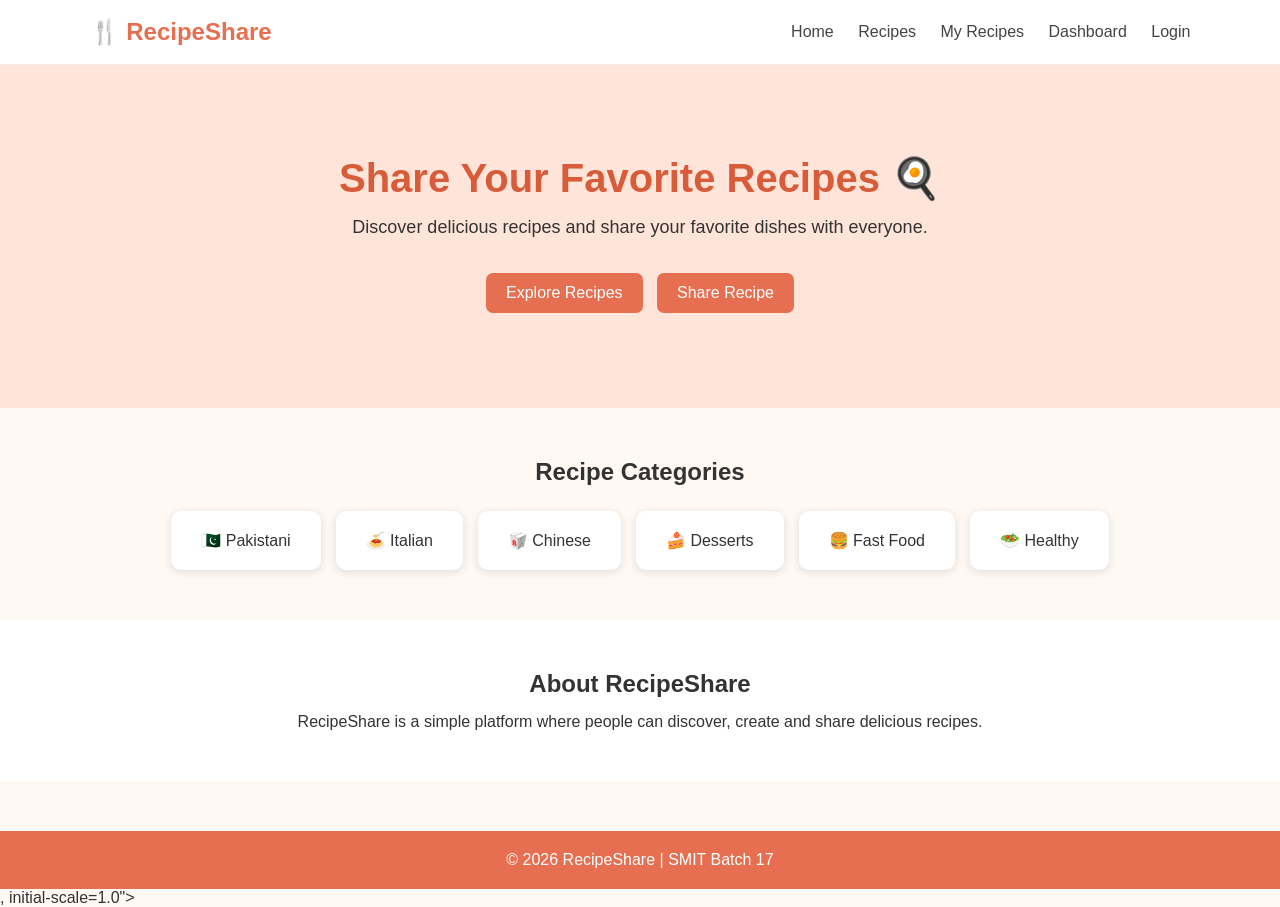
<file: index.html>
<!DOCTYPE html>
<html lang="en">
<head>
    <meta charset="UTF-8">
    <meta name="viewport" content="width=<!DOCTYPE html>
    <html>
    </head>
        <title>"RecipeShare"</title>
        <link rel="stylesheet" href="style.css">
    </head>
    
    <body>
    
    <nav>
        <h2>🍴 RecipeShare</h2>
    
        <div>
            <a href="index.html">Home</a>
            <a href="recipes.html">Recipes</a>
            <a href="my-recipes.html">My Recipes</a>
            <a href="dashboard.html">Dashboard</a>
            <a href="login.html">Login</a>
        </div>
    </nav>
    
    <section class="hero">
        <h1>Share Your Favorite Recipes 🍳</h1>
    
        <p>
            Discover delicious recipes and share your favorite
            dishes with everyone.
        </p>
    
        <a href="recipes.html" class="btn">Explore Recipes</a>
        <a href="create-recipe.html" class="btn">Share Recipe</a>
    </section>
    
    <section class="categories">
    
        <h2>Recipe Categories</h2>
    
        <div class="category-box">
            <div>🇵🇰 Pakistani</div>
            <div>🍝 Italian</div>
            <div>🥡 Chinese</div>
            <div>🍰 Desserts</div>
            <div>🍔 Fast Food</div>
            <div>🥗 Healthy</div>
        </div>
    
    </section>
    
    <section class="about">
        <h2>About RecipeShare</h2>
    
        <p>
            RecipeShare is a simple platform where people can
            discover, create and share delicious recipes.
        </p>
    </section>
    
    <footer>
        <p>© 2026 RecipeShare | SMIT Batch 17</p>
    </footer>
    
    </body>
    </html>, initial-scale=1.0">
    <title>Document</title>
</head>
<body>
    
</body>
</html>
</file>
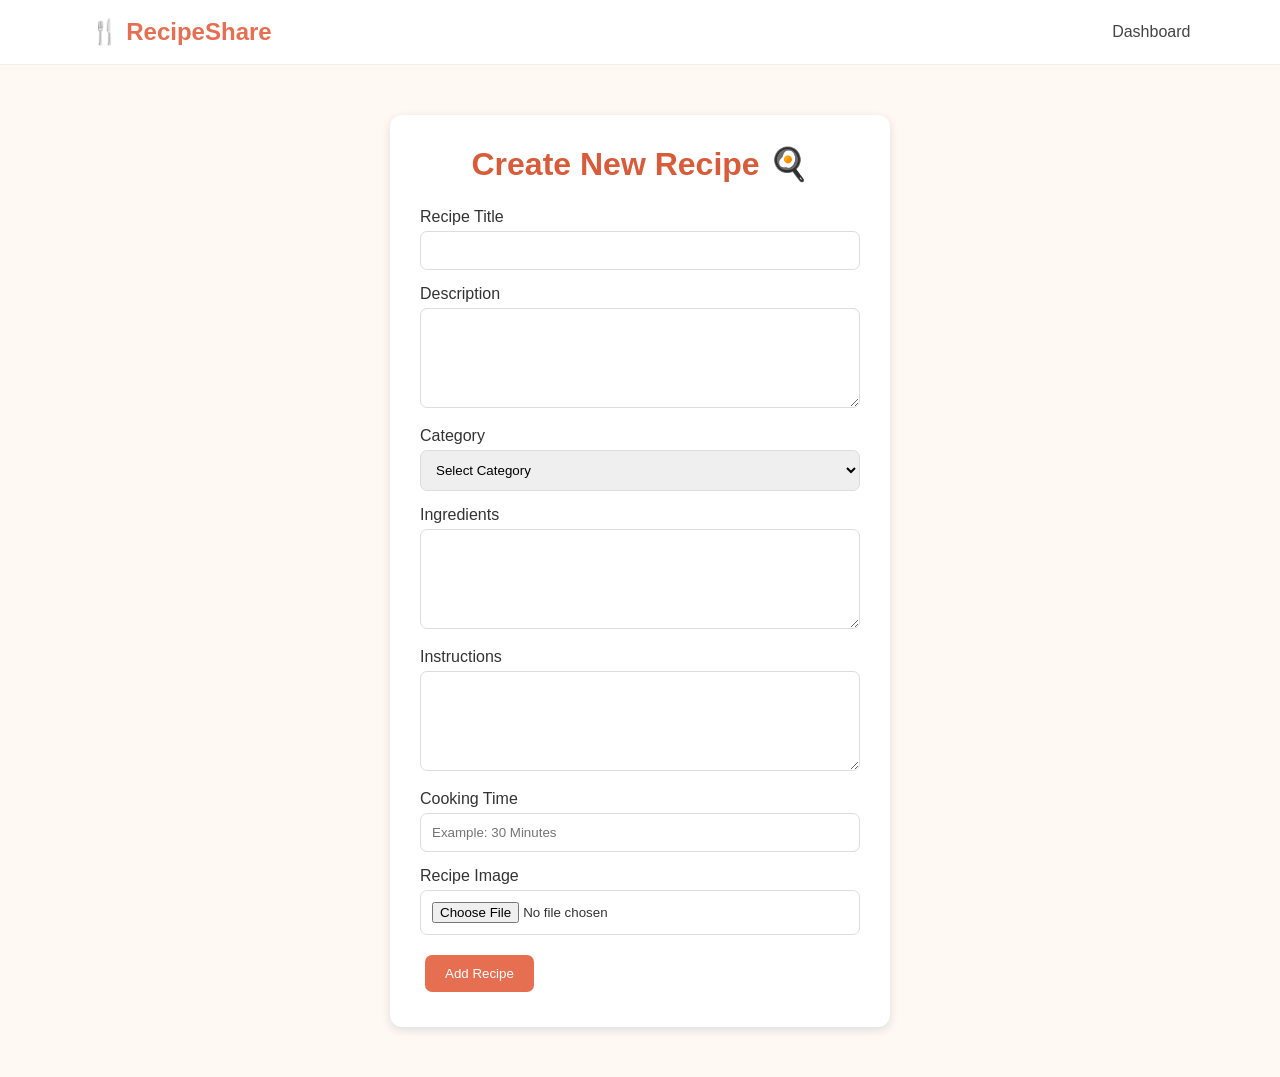
<file: creat-reacipe.html>
<!DOCTYPE html>
<html>
<head>
    <title>Create Recipe - RecipeShare</title>
    <link rel="stylesheet" href="style.css">
</head>

<body>

<nav>
    <h2>🍴 RecipeShare</h2>

    <a href="dashboard.html">Dashboard</a>
</nav>

<div class="form-container">

    <h1>Create New Recipe 🍳</h1>

    <form onsubmit="addRecipe(event)">

        <label>Recipe Title</label>
        <input type="text" id="recipeTitle" required>

        <label>Description</label>
        <textarea id="description" required></textarea>

        <label>Category</label>

        <select id="recipeCategory" required>

            <option value="">Select Category</option>
            <option>Pakistani</option>
            <option>Italian</option>
            <option>Chinese</option>
            <option>Desserts</option>
            <option>Fast Food</option>
            <option>Healthy</option>

        </select>

        <label>Ingredients</label>
        <textarea id="ingredients" required></textarea>

        <label>Instructions</label>
        <textarea id="instructions" required></textarea>

        <label>Cooking Time</label>
        <input type="text" id="cookingTime" placeholder="Example: 30 Minutes">

        <label>Recipe Image</label>
        <input type="file">

        <button type="submit">Add Recipe</button>

    </form>

</div>

<script src="script.js"></script>

</body>
</html>
</file>
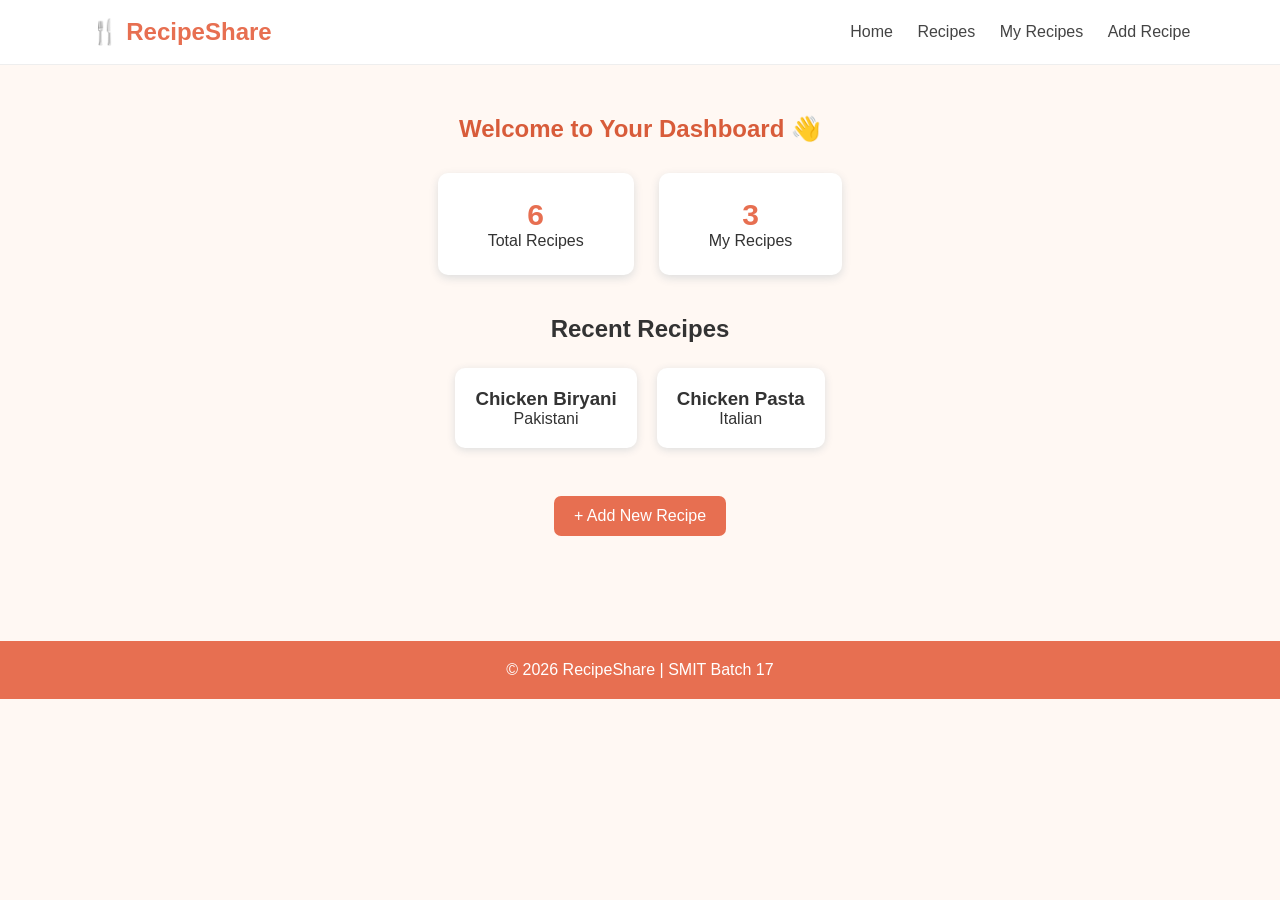
<file: dashboard.html>
<!DOCTYPE html>
<html>
<head>
    <title>Dashboard - RecipeShare</title>
    <link rel="stylesheet" href="style.css">
</head>

<body>

<nav>
    <h2>🍴 RecipeShare</h2>

    <div>
        <a href="index.html">Home</a>
        <a href="recipes.html">Recipes</a>
        <a href="my-recipes.html">My Recipes</a>
        <a href="create-recipe.html">Add Recipe</a>
    </div>
</nav>

<section class="dashboard">

    <h1>Welcome to Your Dashboard 👋</h1>

    <div class="stats">

        <div>
            <h2>6</h2>
            <p>Total Recipes</p>
        </div>

        <div>
            <h2>3</h2>
            <p>My Recipes</p>
        </div>

    </div>

    <h2>Recent Recipes</h2>

    <div class="recent">

        <div>
            <h3>Chicken Biryani</h3>
            <p>Pakistani</p>
        </div>

        <div>
            <h3>Chicken Pasta</h3>
            <p>Italian</p>
        </div>

    </div>

    <br>

    <a href="create-recipe.html" class="btn">
        + Add New Recipe
    </a>

</section>

<footer>
    <p>© 2026 RecipeShare | SMIT Batch 17</p>
</footer>

</body>
</html>
</file>
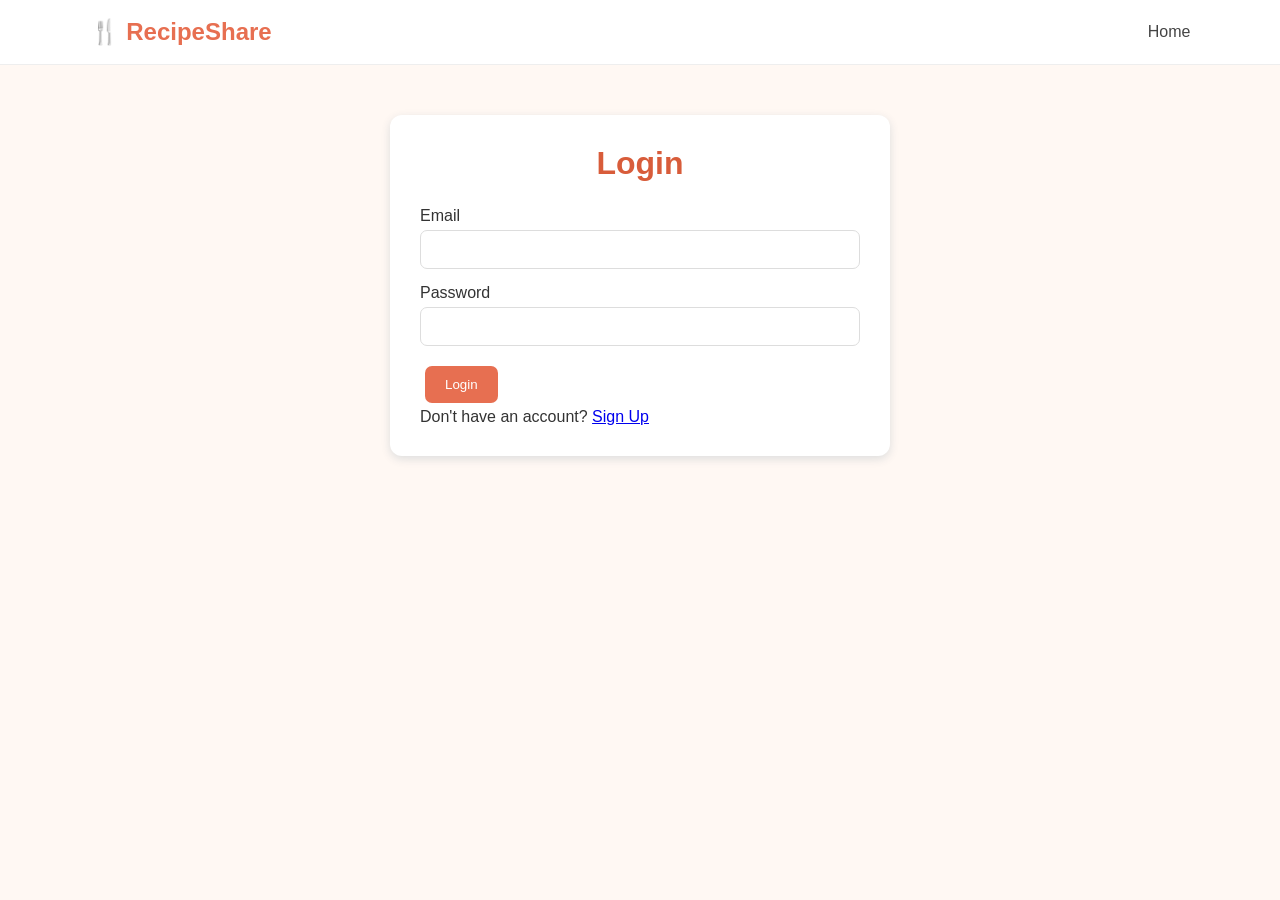
<file: login.html>
<!DOCTYPE html>
<html>
<head>
    <title>Login - RecipeShare</title>
    <link rel="stylesheet" href="style.css">
</head>

<body>

<nav>
    <h2>🍴 RecipeShare</h2>

    <a href="index.html">Home</a>
</nav>

<div class="form-container">

    <h1>Login</h1>

    <form onsubmit="loginUser(event)">

        <label>Email</label>
        <input type="email" id="loginEmail" required>

        <label>Password</label>
        <input type="password" id="loginPassword" required>

        <button type="submit">Login</button>

    </form>

    <p>
        Don't have an account?
        <a href="signup.html">Sign Up</a>
    </p>

</div>

<script src="script.js"></script>

</body>
</html>
</file>
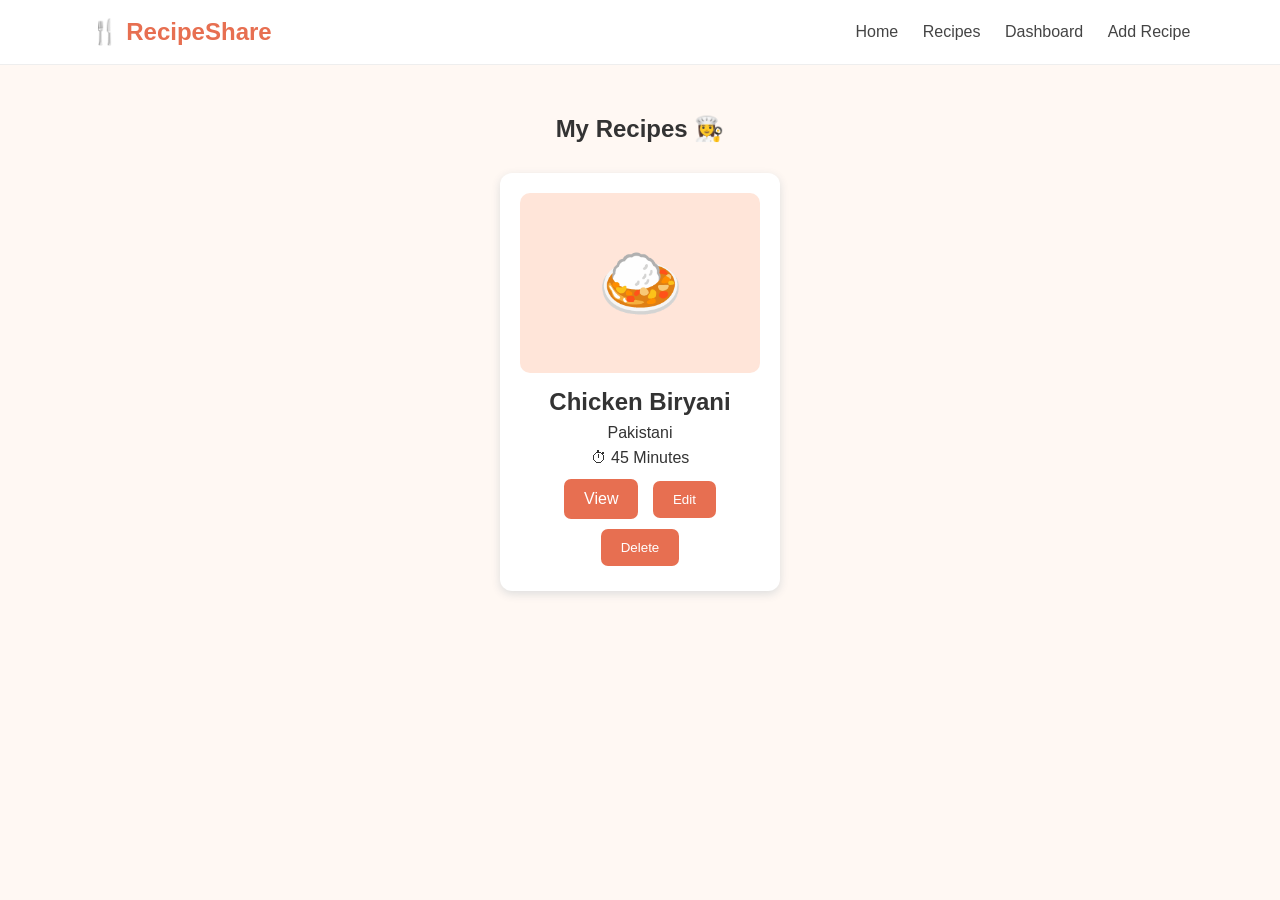
<file: my reacipe.html>
<!DOCTYPE html>
<html>
<head>
    <title>My Recipes - RecipeShare</title>
    <link rel="stylesheet" href="style.css">
</head>

<body>

<nav>
    <h2>🍴 RecipeShare</h2>

    <div>
        <a href="index.html">Home</a>
        <a href="recipes.html">Recipes</a>
        <a href="dashboard.html">Dashboard</a>
        <a href="create-recipe.html">Add Recipe</a>
    </div>
</nav>

<section class="page">

    <h1>My Recipes 👩‍🍳</h1>

    <div class="recipe-container">

        <div class="recipe-card">

            <div class="recipe-image">🍛</div>

            <h2>Chicken Biryani</h2>

            <p>Pakistani</p>

            <p>⏱ 45 Minutes</p>

            <a href="recipe-details.html" class="btn">
                View
            </a>

            <button onclick="editRecipe()">
                Edit
            </button>

            <button onclick="deleteRecipe()">
                Delete
            </button>

        </div>

    </div>

</section>

<script src="script.js"></script>

</body>
</html>
</file>
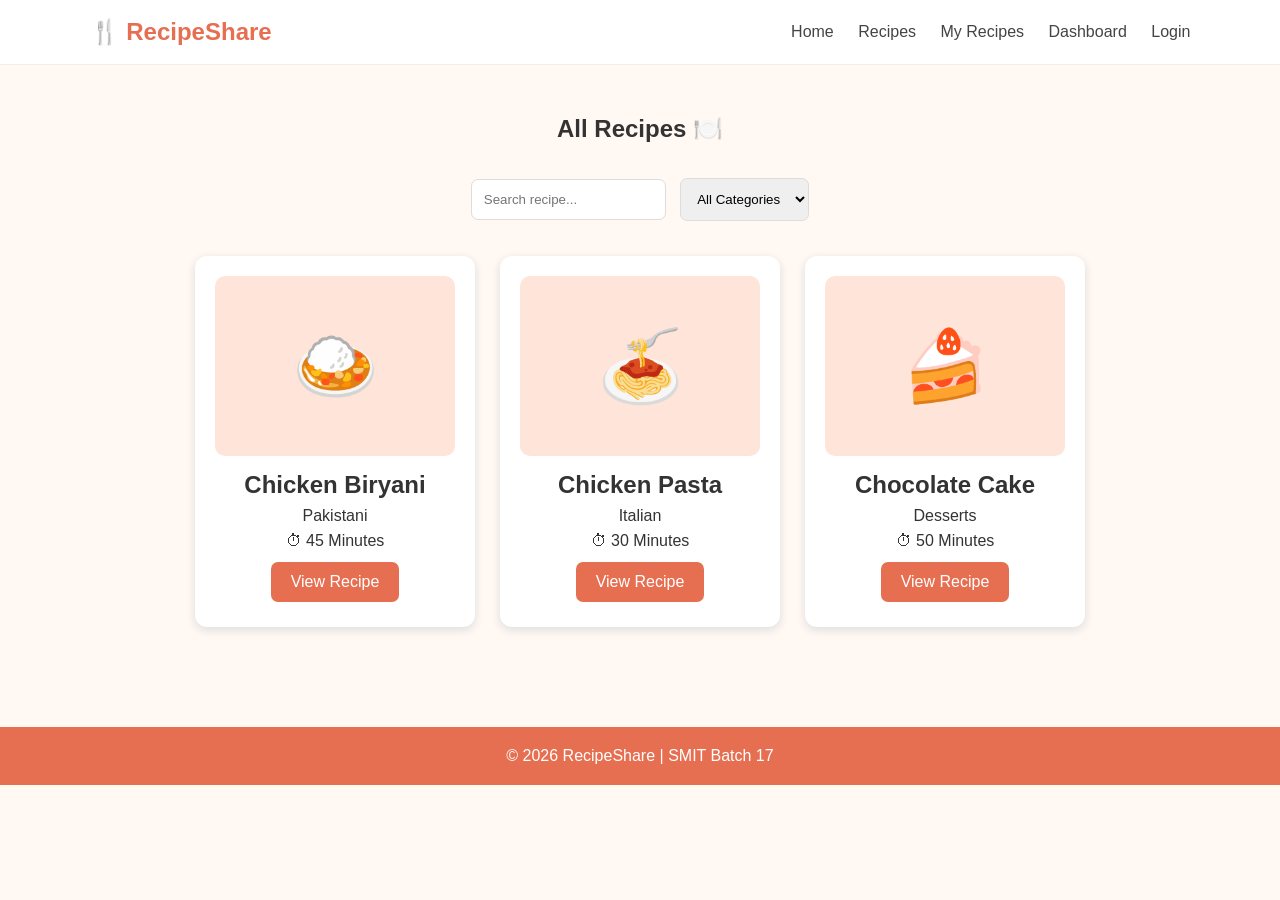
<file: reacipe.html>
<!DOCTYPE html>
<html>
<head>
    <title>All Recipes - RecipeShare</title>
    <link rel="stylesheet" href="style.css">
</head>

<body>

<nav>
    <h2>🍴 RecipeShare</h2>

    <div>
        <a href="index.html">Home</a>
        <a href="recipes.html">Recipes</a>
        <a href="my-recipes.html">My Recipes</a>
        <a href="dashboard.html">Dashboard</a>
        <a href="login.html">Login</a>
    </div>
</nav>

<section class="page">

    <h1>All Recipes 🍽️</h1>

    <input
        type="text"
        id="search"
        placeholder="Search recipe..."
        onkeyup="searchRecipes()"
    >

    <select id="category" onchange="filterRecipes()">
        <option value="all">All Categories</option>
        <option value="Pakistani">Pakistani</option>
        <option value="Italian">Italian</option>
        <option value="Chinese">Chinese</option>
        <option value="Desserts">Desserts</option>
        <option value="Fast Food">Fast Food</option>
        <option value="Healthy">Healthy</option>
    </select>

    <div class="recipe-container">

        <div class="recipe-card">
            <div class="recipe-image">🍛</div>
            <h2>Chicken Biryani</h2>
            <p>Pakistani</p>
            <p>⏱ 45 Minutes</p>
            <a href="recipe-details.html" class="btn">View Recipe</a>
        </div>

        <div class="recipe-card">
            <div class="recipe-image">🍝</div>
            <h2>Chicken Pasta</h2>
            <p>Italian</p>
            <p>⏱ 30 Minutes</p>
            <a href="recipe-details.html" class="btn">View Recipe</a>
        </div>

        <div class="recipe-card">
            <div class="recipe-image">🍰</div>
            <h2>Chocolate Cake</h2>
            <p>Desserts</p>
            <p>⏱ 50 Minutes</p>
            <a href="recipe-details.html" class="btn">View Recipe</a>
        </div>

    </div>

</section>

<footer>
    <p>© 2026 RecipeShare | SMIT Batch 17</p>
</footer>

<script src="script.js"></script>

</body>
</html>
</file>
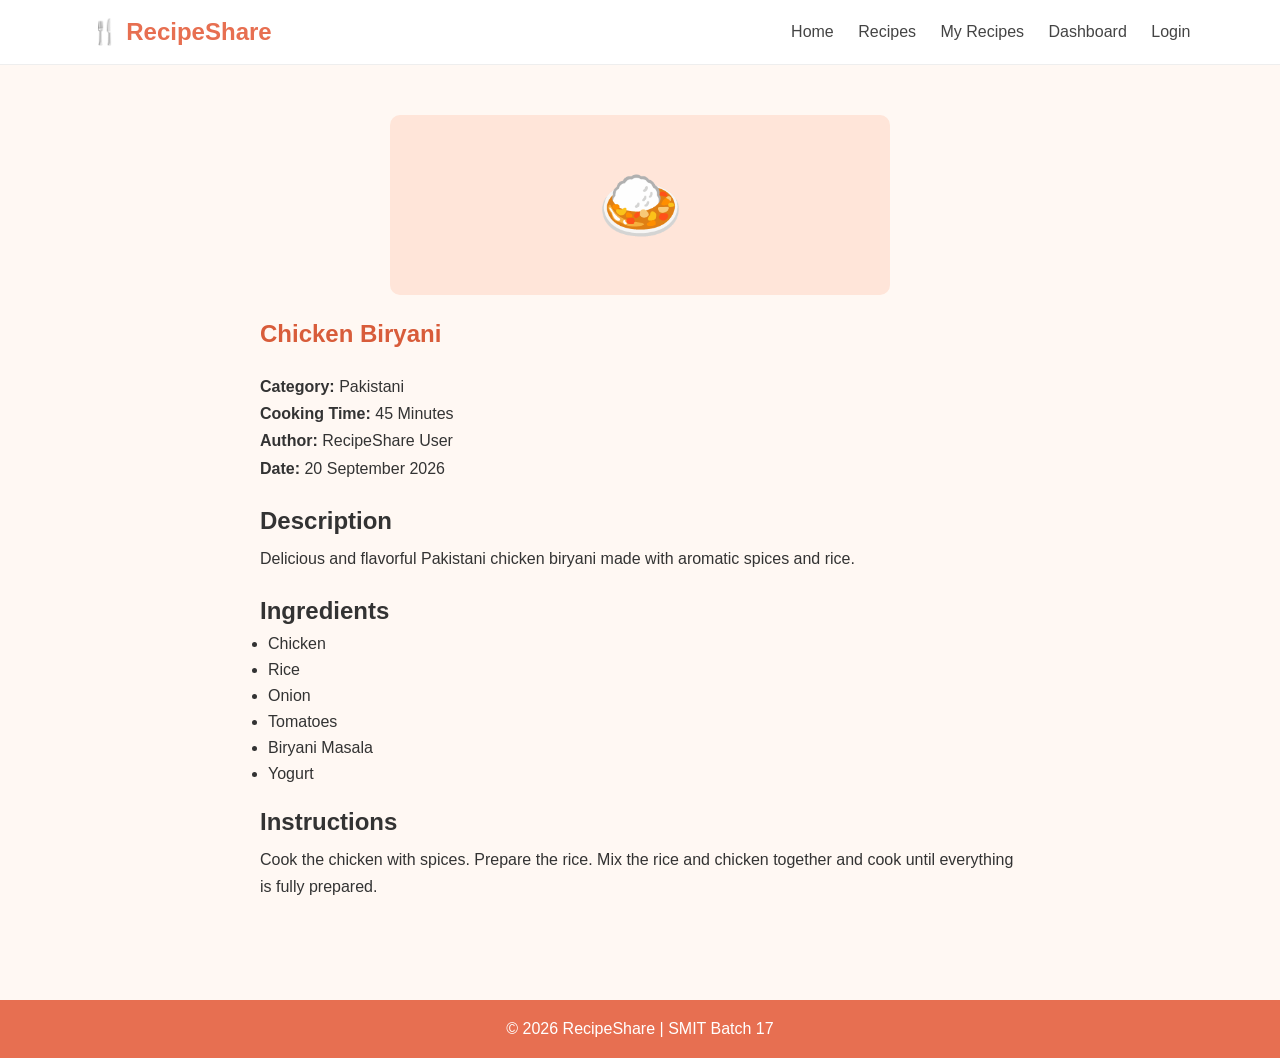
<file: reacipedetails.html>
<!DOCTYPE html>
<html>
<head>
    <title>Recipe Details - RecipeShare</title>
    <link rel="stylesheet" href="style.css">
</head>

<body>

<nav>
    <h2>🍴 RecipeShare</h2>

    <div>
        <a href="index.html">Home</a>
        <a href="recipes.html">Recipes</a>
        <a href="my-recipes.html">My Recipes</a>
        <a href="dashboard.html">Dashboard</a>
        <a href="login.html">Login</a>
    </div>
</nav>

<section class="details">

    <div class="recipe-image big-image">
        🍛
    </div>

    <h1>Chicken Biryani</h1>

    <p><b>Category:</b> Pakistani</p>
    <p><b>Cooking Time:</b> 45 Minutes</p>
    <p><b>Author:</b> RecipeShare User</p>
    <p><b>Date:</b> 20 September 2026</p>

    <h2>Description</h2>

    <p>
        Delicious and flavorful Pakistani chicken biryani
        made with aromatic spices and rice.
    </p>

    <h2>Ingredients</h2>

    <ul>
        <li>Chicken</li>
        <li>Rice</li>
        <li>Onion</li>
        <li>Tomatoes</li>
        <li>Biryani Masala</li>
        <li>Yogurt</li>
    </ul>

    <h2>Instructions</h2>

    <p>
        Cook the chicken with spices. Prepare the rice.
        Mix the rice and chicken together and cook until
        everything is fully prepared.
    </p>

</section>

<footer>
    <p>© 2026 RecipeShare | SMIT Batch 17</p>
</footer>

</body>
</html>
</file>
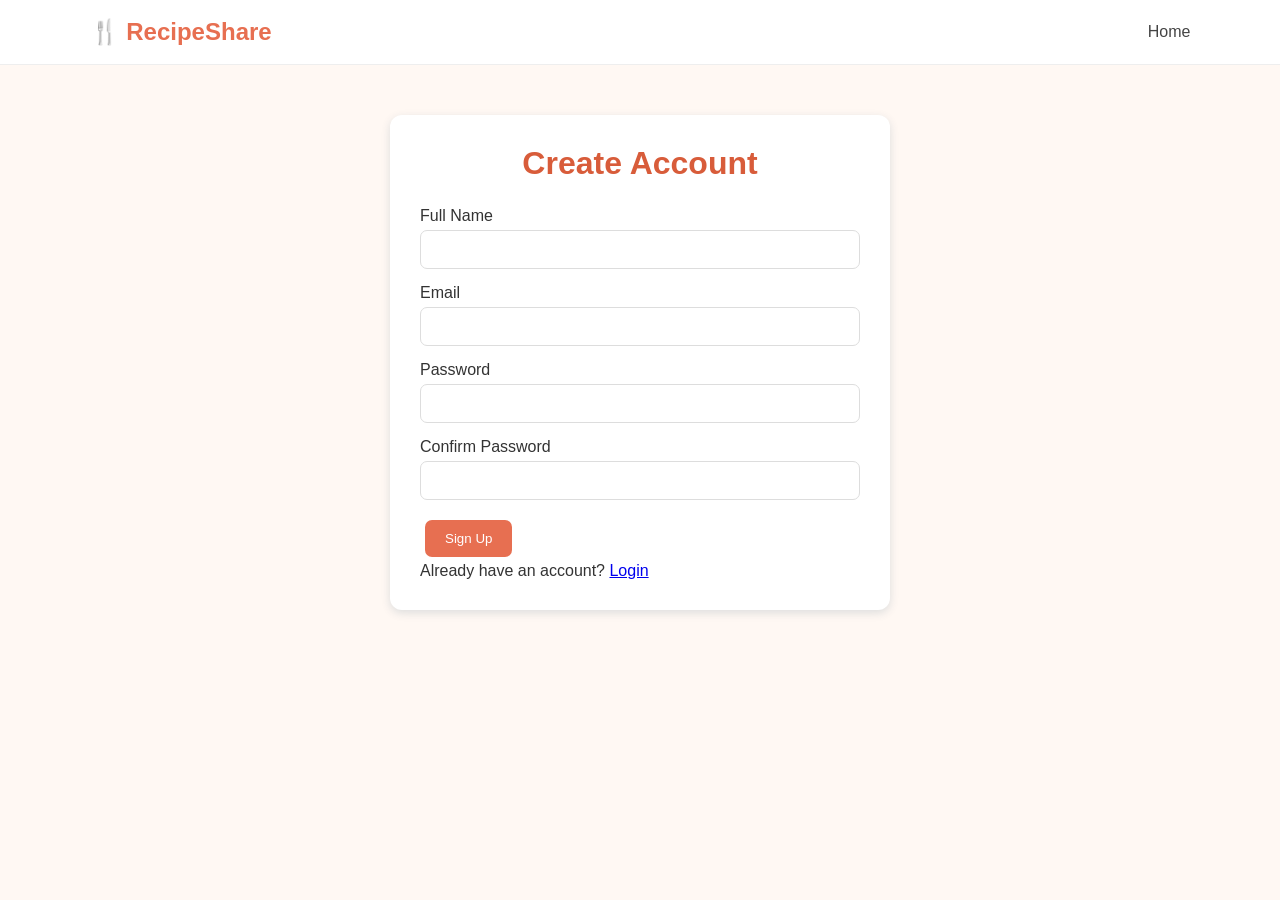
<file: signup.html>
<!DOCTYPE html>
<html>
<head>
    <title>Signup - RecipeShare</title>
    <link rel="stylesheet" href="style.css">
</head>

<body>

<nav>
    <h2>🍴 RecipeShare</h2>

    <a href="index.html">Home</a>
</nav>

<div class="form-container">

    <h1>Create Account</h1>

    <form onsubmit="signupUser(event)">

        <label>Full Name</label>
        <input type="text" id="name" required>

        <label>Email</label>
        <input type="email" id="email" required>

        <label>Password</label>
        <input type="password" id="password" required>

        <label>Confirm Password</label>
        <input type="password" id="confirmPassword" required>

        <button type="submit">Sign Up</button>

    </form>

    <p>
        Already have an account?
        <a href="login.html">Login</a>
    </p>

</div>

<script src="script.js"></script>

</body>
</html>
</file>
<file: style.css>
* {
    margin: 0;
    padding: 0;
    box-sizing: border-box;
}

body {
    font-family: Arial, sans-serif;
    background-color: #fff8f3;
    color: #333;
}

/* NAVBAR */

nav {
    background-color: white;
    padding: 18px 7%;
    display: flex;
    justify-content: space-between;
    align-items: center;
    border-bottom: 1px solid #eee;
}

nav h2 {
    color: #e76f51;
}

nav a {
    text-decoration: none;
    color: #444;
    margin-left: 20px;
}

nav a:hover {
    color: #e76f51;
}

/* HERO */

.hero {
    text-align: center;
    padding: 90px 20px;
    background-color: #ffe5d9;
}

.hero h1 {
    font-size: 40px;
    color: #d85c3a;
    margin-bottom: 15px;
}

.hero p {
    font-size: 18px;
    margin-bottom: 30px;
}

/* BUTTON */

.btn,
button {
    display: inline-block;
    background-color: #e76f51;
    color: white;
    border: none;
    padding: 11px 20px;
    border-radius: 7px;
    text-decoration: none;
    cursor: pointer;
    margin: 5px;
}

.btn:hover,
button:hover {
    background-color: #d85c3a;
}

/* CATEGORIES */

.categories {
    text-align: center;
    padding: 50px 7%;
}

.categories h2 {
    margin-bottom: 25px;
}

.category-box {
    display: flex;
    justify-content: center;
    flex-wrap: wrap;
    gap: 15px;
}

.category-box div {
    background-color: white;
    padding: 20px 30px;
    border-radius: 10px;
    box-shadow: 0 2px 8px #ddd;
}

/* ABOUT */

.about {
    background-color: white;
    text-align: center;
    padding: 50px 20px;
}

.about h2 {
    margin-bottom: 15px;
}

/* PAGE */

.page {
    padding: 50px 7%;
    text-align: center;
}

.page h1 {
    margin-bottom: 30px;
}

/* SEARCH */

#search,
#category {
    padding: 12px;
    margin: 5px;
    border: 1px solid #ddd;
    border-radius: 7px;
}

/* RECIPE CARDS */

.recipe-container {
    display: flex;
    justify-content: center;
    flex-wrap: wrap;
    gap: 25px;
    margin-top: 30px;
}

.recipe-card {
    width: 280px;
    background-color: white;
    padding: 20px;
    border-radius: 12px;
    box-shadow: 0 3px 10px #ddd;
}

.recipe-card h2 {
    margin: 15px 0 8px;
}

.recipe-card p {
    margin: 7px;
}

/* RECIPE IMAGE */

.recipe-image {
    height: 180px;
    background-color: #ffe5d9;
    display: flex;
    justify-content: center;
    align-items: center;
    font-size: 70px;
    border-radius: 10px;
}

.big-image {
    max-width: 500px;
    margin: auto;
}

/* DETAILS */

.details {
    max-width: 800px;
    margin: auto;
    padding: 50px 20px;
}

.details h1 {
    margin: 25px 0;
    color: #d85c3a;
}

.details h2 {
    margin-top: 25px;
    margin-bottom: 10px;
}

.details p {
    line-height: 1.7;
}

.details li {
    margin: 8px;
}

/* FORM */

.form-container {
    max-width: 500px;
    background-color: white;
    margin: 50px auto;
    padding: 30px;
    border-radius: 12px;
    box-shadow: 0 3px 10px #ddd;
}

.form-container h1 {
    text-align: center;
    margin-bottom: 25px;
    color: #d85c3a;
}

.form-container label {
    display: block;
    margin-top: 15px;
    margin-bottom: 5px;
}

.form-container input,
.form-container textarea,
.form-container select {
    width: 100%;
    padding: 11px;
    border: 1px solid #ddd;
    border-radius: 7px;
}

.form-container textarea {
    height: 100px;
}

.form-container button {
    margin-top: 20px;
}

/* DASHBOARD */

.dashboard {
    padding: 50px 7%;
    text-align: center;
}

.dashboard h1 {
    color: #d85c3a;
    margin-bottom: 30px;
}

.stats {
    display: flex;
    justify-content: center;
    gap: 25px;
    margin-bottom: 40px;
}

.stats div {
    background-color: white;
    padding: 25px 50px;
    border-radius: 10px;
    box-shadow: 0 3px 10px #ddd;
}

.stats h2 {
    color: #e76f51;
    font-size: 30px;
}

.recent {
    display: flex;
    justify-content: center;
    gap: 20px;
    margin: 25px;
}

.recent div {
    background-color: white;
    padding: 20px;
    border-radius: 10px;
    box-shadow: 0 2px 8px #ddd;
}

/* FOOTER */

footer {
    margin-top: 50px;
    background-color: #e76f51;
    color: white;
    text-align: center;
    padding: 20px;
}

/* MOBILE */

@media (max-width: 700px) {

    nav {
        flex-direction: column;
        gap: 15px;
    }

    nav a {
        margin: 5px;
        display: inline-block;
    }

    .hero h1 {
        font-size: 30px;
    }

    .stats {
        flex-direction: column;
    }

    .recent {
        flex-direction: column;
    }

    .recipe-card {
        width: 100%;
        max-width: 350px;
    }
}
</file>
